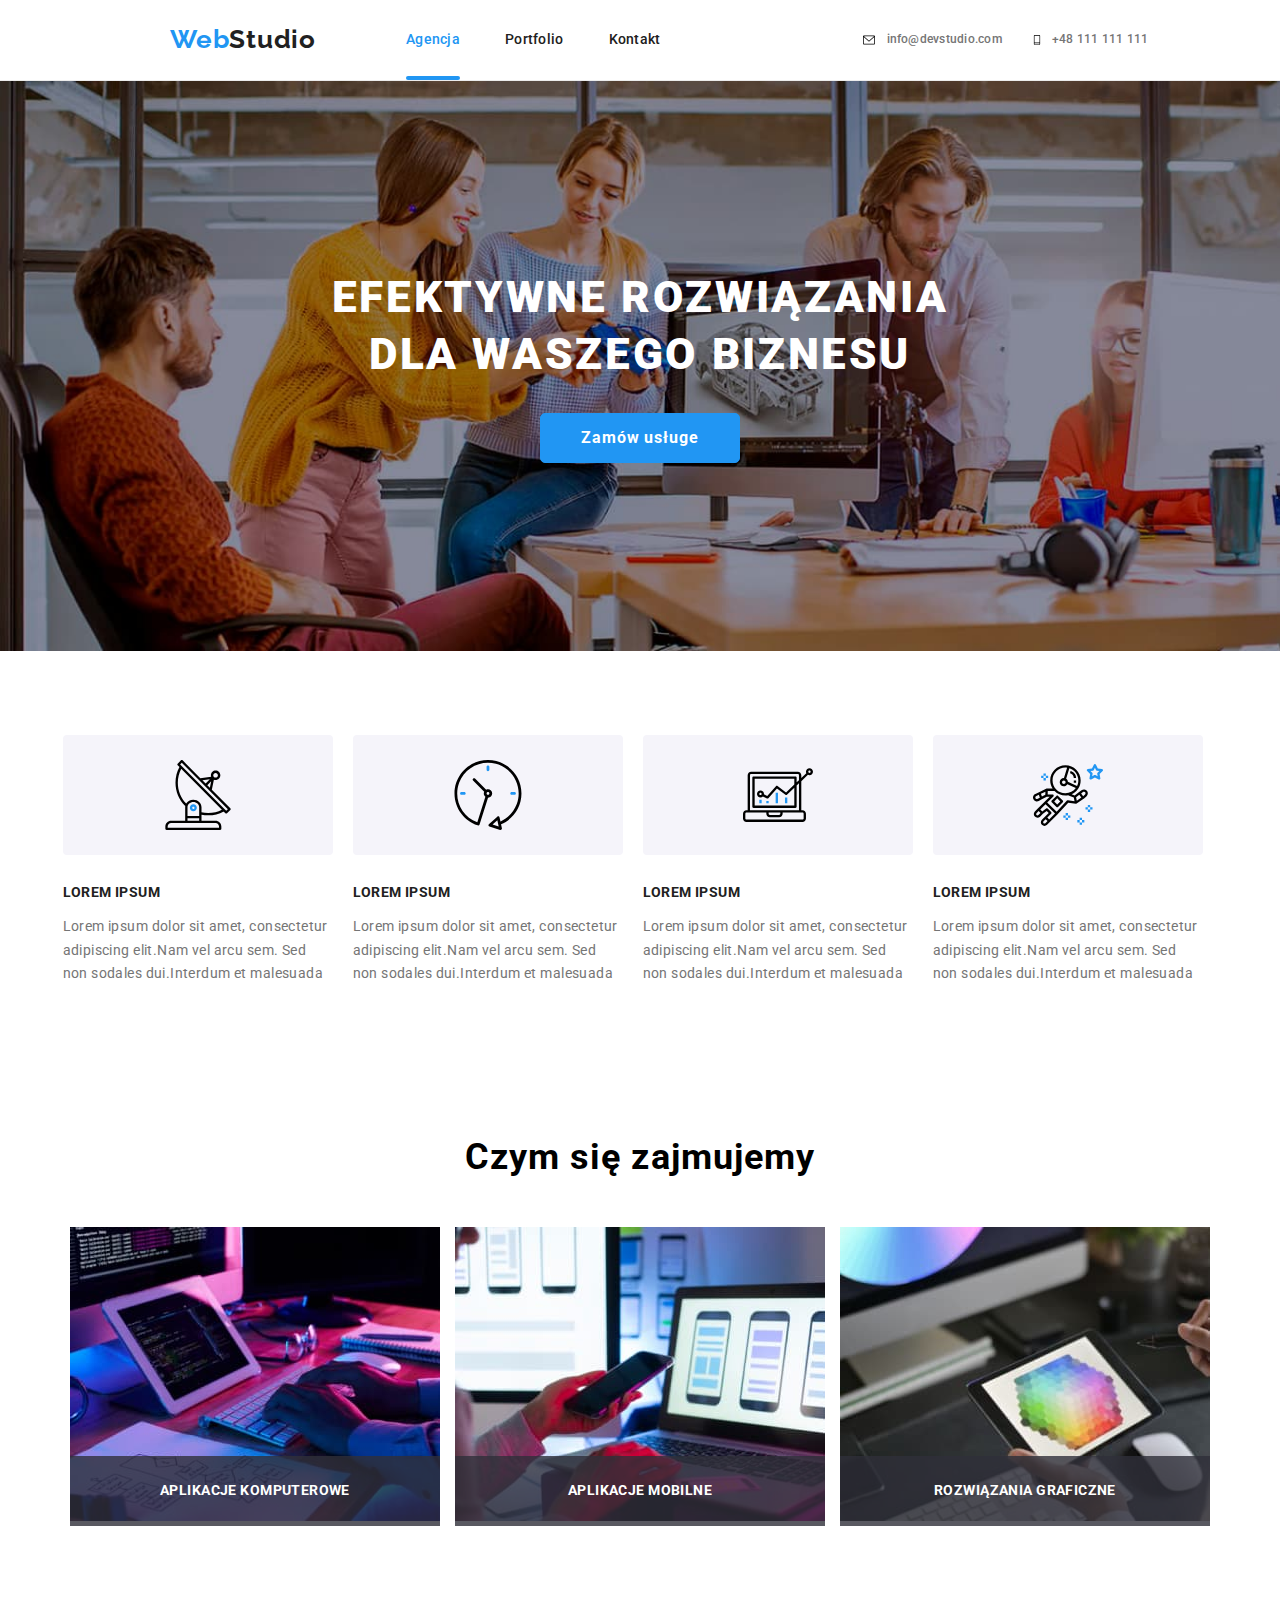
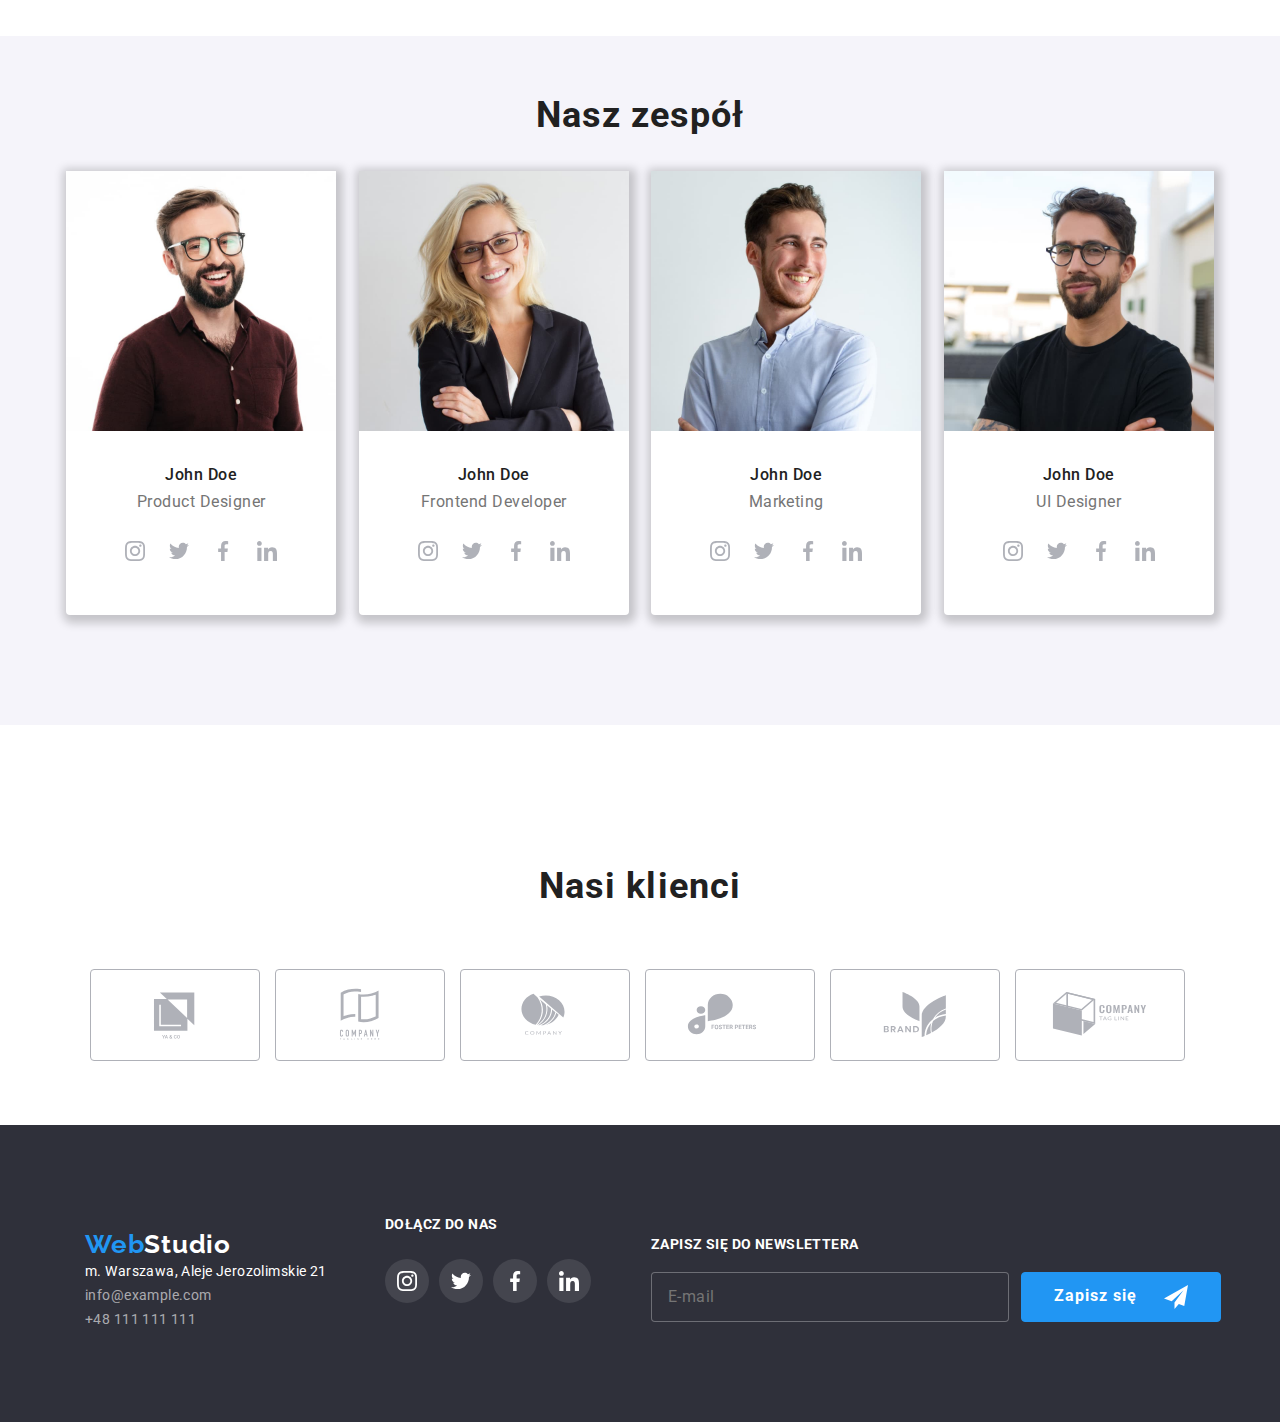
<file: Homework_8/index.html>
<!DOCTYPE html>
<html lang="pl-PL">
  <head>
    <meta charset="UTF-8" />
    <meta http-equiv="X-UA-Compatible" content="IE=edge" />
    <meta name="viewport" content="width=device-width, initial-scale=1.0"/>
    <link rel="stylesheet" href="css/main.min.css"/>
    <link rel="stylesheet" href="css/modern-normalize.css"/>
    <link href="https://fonts.googleapis.com/css2?family=Raleway:wght@700&family=Roboto:wght@400;500;700;900&display=swap" rel="stylesheet"/>
    <title>Studio</title>
  </head>
  <body>
    <header class="menu">
      <div class="container">
        <div class="nav">
          <nav>
            <ul class="nav__list">
              <li>
                  <a class="nav__list-studio" href="#"><span class="nav__list-studio nav__list-studio--span">Web</span>Studio</a>
              </li>
              <button class="nav__list-button" data-menu-open>
                <svg width="40px" height="40px">
                  <use href="images/img_vector/icons.svg#icon-menu"></use>
                </svg>
              </button>
              <div class="nav__list-backdrop is-hidden-menu" data-menu>
                <div class="okno-menu">
                  <button class="okno-menu__button-close" data-menu-close>
                    <svg width="40px" height="40px">
                      <use href="images/img_vector/icons.svg#icon-button"></use>
                    </svg>
                  </button>
                  <div class="nav__okno">
                    <div class="nav__mobile">
                      <a class="nav__mobile-agencja" href="index.html">Agencja</a>
                      <a class="nav__mobile-portfolio" href="portfolio.html">Portfolio</a>
                      <a class="nav__mobile-kontakt" href="#">Kontakt</a>
                      <a class="nav__mobile-tel" href="tel:+48111111111">+48 111 111 111</a>
                      <a class="nav__mobile-mail" href="mailto:info@devstudio.com">info@devstudio.com</a>
                    </div>
                    <div class="nav__mobile-link">
                      <a class="nav__mobile-link-inst" href="https://www.instagram.com/">Instagram</a>
                      <div class="nav__mobile-line"></div>
                      <a class="nav__mobile-link-tw" href="https://twitter.com/?lang=pl">Twitter</a>
                      <div class="nav__mobile-line"></div>
                      <a class="nav__mobile-link-fb" href="https://www.facebook.com/?_rdr">Facebook</a>
                      <div class="nav__mobile-line"></div>
                      <a class="nav__mobile-link-ld" href="https://pl.linkedin.com/">LinkedIn</a>
                    </div>
                    </div>
                </div>
              </div>
              <li>
                <a class="nav__list-agencja" href="index.html">Agencja</a>
              </li>
              <li>
                <a class="nav__list-portfolio" href="portfolio.html">Portfolio</a>
              </li>
              <li>
                <a class="nav__list-kontakt" href="#">Kontakt</a>
              </li>
            </ul>
          </nav>
          <a class="nav__link nav__link--mail" href="mailto:info@devstudio.com">
            <svg class="nav__link nav__link--icon" width="16" height="12">
              <use href="images/img_vector/icons.svg#icon-mail"></use>
            </svg>
            info@devstudio.com
          </a>
          <a class="nav__link nav__link--tel" href="tel:+48111111111">
            <svg class="nav__link nav__link--icon" width="10" height="16">
              <use href="images/img_vector/icons.svg#icon-tel"></use>
            </svg>
            +48 111 111 111
          </a>
        </div>
      </div>
    </header>
    <main>
      <section class="background-hero section">
        <div class="container">
          <div class="background-hero-text">
            <h1 class="background-hero-text__heading">
              EFEKTYWNE ROZWIĄZANIA<br/>DLA WASZEGO BIZNESU<br/>
              <button class="background-hero-text__button-open" data-modal-open>Zamów usługe</button>
            </h1>
          </div>
            <div class="background-hero-text__backdrop is-hidden" data-modal>
              <div class="okno-modal">
                <button class="okno-modal__button-close" data-modal-close>
                  <svg width="40px" height="40px">
                    <use href="images/img_vector/icons.svg#icon-button"></use>
                  </svg>
                </button>
                <p class="okno-modal__text">
                  Zostaw swoje dane w formularzu poniżej
                </p>
                <form name="form-modal" autocomplete="on" >
                  <label class="text-form">
                    Imie
                    <input class="text-form__input" type="text" name="imie" required />
                    <svg class="text-form__person" width="12" height="12">
                      <use 
                        href="images/img_vector/icons.svg#icon-osoba">
                      </use>
                    </svg>
                  </label>
                  <label class="text-form">
                    Telefon
                    <input class="text-form__input" type="phone" name="phone" required />
                    <svg class="text-form__tel" width="13" height="13">
                      <use
                        href="images/img_vector/icons.svg#icon-tel-form">
                      </use>
                    </svg>
                  </label>
                  <label class="text-form">
                    Email
                    <input class="text-form__input" type="email" name="email" required/>
                    <svg class="text-form__mail" width="15" height="12">
                      <use
                        href="images/img_vector/icons.svg#icon-mail-form">
                      </use>
                    </svg>
                  </label>
                  <label class="text-form">
                    Komentarz
                    <textarea class="text-form__coment" type="text" name="komentarz" placeholder="Wprowadź tekst"></textarea>
                  </label>
                </form>
                <form name="form-modal" autocomplete="on" >
                  <input class="text-form__accept" id="text" type="checkbox" name="akcept" required/>
                  <label for="text" class="text-form__accept-text">
                    Oświadczam iż akceptuję <span class="text-from__accept-span">Regulamin</span> i <span class="text-from__accept-span">Politykę Prywatności.</span>
                  </label>
                  <button class="text-form__button-modal" type="submit">Wyślij</button>
                </form>
              </div>
            </div>
        </div>
      </section>
      <section class="background-block section">
        <div class="container">
          <ul class="description">
            <li class="description__list">
              <div class="description__icon">
                <svg width="70" height="70">
                  <use href="images/img_vector/icons.svg#icon-antena"></use>
                </svg>
              </div>
              <p class="description__list-paragraph">LOREM IPSUM</p>
                <h2 class="description__list-text">
                  Lorem ipsum dolor sit amet, consectetur
                  adipiscing elit.Nam vel arcu sem. Sed
                  non sodales dui.Interdum et malesuada
                </h2>
            </li>
            <li class="description__list">
              <div class="description__icon">
                <svg width="70" height="70">
                  <use href="images/img_vector/icons.svg#icon-clock"></use>
                </svg>
              </div>
              <p class="description__list-paragraph">LOREM IPSUM</p>
                <h2 class="description__list-text">
                  Lorem ipsum dolor sit amet, consectetur
                  adipiscing elit.Nam vel arcu sem. Sed
                  non sodales dui.Interdum et malesuada
                </h2>
            </li>
            <li class="description__list">
              <div class="description__icon">
                <svg width="70" height="70">
                  <use href="images/img_vector/icons.svg#icon-diagram"></use>
                </svg>
              </div>
              <p class="description__list-paragraph">LOREM IPSUM</p>
                <h2 class="description__list-text">
                  Lorem ipsum dolor sit amet, consectetur
                  adipiscing elit.Nam vel arcu sem. Sed
                  non sodales dui.Interdum et malesuada
                </h2>
            </li>
            <li class="description__list">
              <div class="description__icon">
                <svg width="70" height="70">
                  <use href="images/img_vector/icons.svg#icon-astronaut"></use>
                </svg>
              </div>
              <p class="description__list-paragraph">LOREM IPSUM</p>
                <h2 class="description__list-text">
                  Lorem ipsum dolor sit amet, consectetur
                  adipiscing elit.Nam vel arcu sem. Sed
                  non sodales dui.Interdum et malesuada
                </h2>
            </li>
          </ul>
        </div>
      </section>
      <section class="background-img section">
        <div class="container">
          <h2 class="img-heading">Czym się zajmujemy</h2>
          <ul class="img">
            <li>
              <img class="img__size" src="images/img/img-komputer.jpg" alt="komputer z notatkami"
              srcset="images/img/img-komputer@2x.jpg 2x,
              images/img/img-komputer@3x.jpg 3x"/>
              <div class="img__opis">Aplikacje komputerowe</div>
            </li>
            <li>
              <img class="img__size" src="images/img/img-smartfon.jpg" alt="smartfon i w tle komputer"
              srcset="images/img/img-smartfon@2x.jpg 2x,
              images/img/img-smartfon@3x.jpg 3x"/>
              <div class="img__opis">Aplikacje mobilne</div>
            </li>
            <li>
              <img class="img__size" src="images/img/img-tablet.jpg" alt="tablet"
              srcset="images/img/img-tablet@2x.jpg 2x,
              images/img/img-tablet@3x.jpg 3x"/>
              <div class="img__opis">Rozwiązania graficzne</div>
            </li>
          </ul>
        </div>
      </section>
      <section class="background-person section">
        <div class="container">
          <h3 class="person-heading">Nasz zespół</h3>
          <ul class="person">
              <li class="person-img">
                <img class="person-img__size" src="images/img/img-pracownik-1.jpg" alt="pracownik 1" 
                srcset="images/img/img-pracownik-1@2x.jpg 2x,
                images/img/img-pracownik-1@3x.jpg 3x"/><br/>
                <div class="person-img__text">
                  John Doe
                  <p class="person-img__text-paragraph">Product Designer</p>
                  <div class="person-img__icon">
                    <a class="person-img__icon-link" href="https://www.instagram.com/">
                      <svg width="20" height="20">
                        <use
                          href="images/img_vector/icons.svg#icon-instagram">
                        </use>
                      </svg>
                    </a>
                    <a class="person-img__icon-link" href="https://twitter.com/?lang=pl">
                      <svg width="20" height="20">
                        <use
                          href="images/img_vector/icons.svg#icon-twitter">
                        </use>
                      </svg>
                    </a>
                    <a class="person-img__icon-link" href="https://www.facebook.com/">
                      <svg width="20" height="20">
                        <use
                          href="images/img_vector/icons.svg#icon-facebook">
                        </use>
                      </svg>
                    </a>
                    <a class="person-img__icon-link" href="https://pl.linkedin.com/">
                      <svg width="20" height="20">
                        <use
                          href="images/img_vector/icons.svg#icon-linkedin">
                        </use>
                      </svg>
                    </a>
                  </div>
                </div>
              </li>
              <li class="person-img">
                <img class="person-img__size" src="images/img/img-pracownik-2.jpg" alt="pracownik 2"
                srcset="images/img/img-pracownik-2@2x.jpg 2x,
                images/img/img-pracownik-2@3x.jpg 3x"/><br/>
                <div class="person-img__text">
                  John Doe
                  <p class="person-img__text-paragraph">Frontend Developer</p>
                  <div class="person-img__icon">
                    <a class="person-img__icon-link" href="https://www.instagram.com/">
                      <svg width="20" height="20">
                        <use
                          href="images/img_vector/icons.svg#icon-instagram">
                        </use>
                      </svg>
                    </a>
                    <a class="person-img__icon-link" href="https://twitter.com/?lang=pl">
                      <svg width="20" height="20">
                        <use
                          href="images/img_vector/icons.svg#icon-twitter">
                        </use>
                      </svg>
                    </a>
                    <a class="person-img__icon-link" href="https://www.facebook.com/">
                      <svg width="20" height="20">
                        <use
                          href="images/img_vector/icons.svg#icon-facebook">
                        </use>
                      </svg>
                    </a>
                    <a class="person-img__icon-link" href="https://pl.linkedin.com/">
                      <svg width="20" height="20">
                        <use
                          href="images/img_vector/icons.svg#icon-linkedin">
                        </use>
                      </svg>
                    </a>
                  </div>
                </div>
              </li>
              <li class="person-img">
                <img class="person-img__size" src="images/img/img-pracownik-3.jpg" alt="pracownik 3" 
                srcset="images/img/img-pracownik-3@2x.jpg 2x,
                images/img/img-pracownik-3@3x.jpg 3x"/><br/>
                <div class="person-img__text">
                  John Doe
                  <p class="person-img__text-paragraph">Marketing</p>
                  <div class="person-img__icon">
                    <a class="person-img__icon-link" href="https://www.instagram.com/">
                      <svg width="20" height="20">
                        <use
                          href="images/img_vector/icons.svg#icon-instagram">
                        </use>
                      </svg>
                    </a>
                    <a class="person-img__icon-link" href="https://twitter.com/?lang=pl">
                      <svg width="20" height="20">
                        <use
                          href="images/img_vector/icons.svg#icon-twitter">
                        </use>
                      </svg>
                    </a>
                    <a class="person-img__icon-link" href="https://www.facebook.com/">
                      <svg width="20" height="20">
                        <use
                          href="images/img_vector/icons.svg#icon-facebook">
                        </use>
                      </svg>
                    </a>
                    <a class="person-img__icon-link" href="https://pl.linkedin.com/">
                      <svg width="20" height="20">
                        <use
                          href="images/img_vector/icons.svg#icon-linkedin">
                        </use>
                      </svg>
                    </a>
                  </div>
                </div>
              </li>
              <li class="person-img">
                <img class="person-img__size" src="images/img/img-pracownik-4.jpg" alt="pracownik 4"
                srcset="images/img/img-pracownik-4@2x.jpg 2x,
                images/img/img-pracownik-4@3x.jpg 3x"/><br/>
                <div class="person-img__text">
                  John Doe
                  <p class="person-img__text-paragraph">UI Designer</p>
                  <div class="person-img__icon">
                    <a class="person-img__icon-link" href="https://www.instagram.com/">
                      <svg width="20" height="20">
                        <use
                          href="images/img_vector/icons.svg#icon-instagram">
                        </use>
                      </svg>
                    </a>
                    <a class="person-img__icon-link" href="https://twitter.com/?lang=pl">
                      <svg width="20" height="20">
                        <use
                          href="images/img_vector/icons.svg#icon-twitter">
                        </use>
                      </svg>
                    </a>
                    <a class="person-img__icon-link" href="https://www.facebook.com/">
                      <svg width="20" height="20">
                        <use
                          href="images/img_vector/icons.svg#icon-facebook">
                        </use>
                      </svg>
                    </a>
                    <a class="person-img__icon-link" href="https://pl.linkedin.com/">
                      <svg width="20" height="20">
                        <use
                          href="images/img_vector/icons.svg#icon-linkedin">
                        </use>
                      </svg>
                    </a>
                  </div>
                </div>
              </li>
          </ul>
        </div>
      </section>
      <section class="background-client section">
        <div class="container">
          <h4 class="client-heading">Nasi klienci</h4>
          <div class="client">
            <div class="client__logo">
              <svg width="106" height="60">
                <use href="images/img_vector/icons.svg#icon-logo"></use>
              </svg>
            </div>
            <div class="client__logo">
              <svg width="106" height="60">
                <use href="images/img_vector/icons.svg#icon-logo-2"></use>
              </svg>
            </div>
            <div class="client__logo">
              <svg width="106" height="60">
                <use href="images/img_vector/icons.svg#icon-logo-3"></use>
              </svg>
            </div>
            <div class="client__logo">
              <svg width="106" height="60">
                <use href="images/img_vector/icons.svg#icon-logo-4"></use>
              </svg>
            </div>
            <div class="client__logo">
              <svg width="106" height="60">
                <use href="images/img_vector/icons.svg#icon-logo-5"></use>
              </svg>
            </div>
            <div class="client__logo">
              <svg width="106" height="60">
                <use href="images/img_vector/icons.svg#icon-logo-6"></use>
              </svg>
            </div>
          </div>
        </div>
      </section>
    </main>
    <footer class="background-footer">
      <div class="container">
        <div class="footer-block section">
          <div class="footer">
              <a class="footer__studio" href="#"><span class="footer__studio footer__studio--span">Web</span>Studio</a>
            <address class="footer__adres">m. Warszawa, Aleje Jerozolimskie 21</address>
            <div class="footer-item">
              <a class="footer-item__link" href="mailto:info@example.com">info@example.com</a><br/>
              <a class="footer-item__link" href="tel:+48111111111">+48 111 111 111</a>
            </div>
            <h5 class="footer-heading">Dołącz do nas</h5>
            <div class="footer-icon">
              <a class="footer-icon__link" href="https://www.instagram.com/">
                <svg width="20" height="20">
                  <use href="images/img_vector/icons.svg#icon-instagram"></use>
                </svg>
              </a>
              <a class="footer-icon__link" href="https://twitter.com/?lang=pl">
                <svg width="20" height="20">
                  <use href="images/img_vector/icons.svg#icon-twitter"></use>
                </svg>
              </a>
              <a class="footer-icon__link" href="https://www.facebook.com/">
                <svg width="20" height="20">
                  <use href="images/img_vector/icons.svg#icon-facebook"></use>
                </svg>
              </a>
              <a class="footer-icon__link" href="https://pl.linkedin.com/">
                <svg width="20" height="20">
                  <use href="images/img_vector/icons.svg#icon-linkedin"></use>
                </svg>
              </a>
            </div>
          </div>
          <form name="form" autocomplete="on">
            <p class="footer-label">Zapisz się do newslettera</p>
            <label>
              <input class="footer-label__input" type="email" name="email" placeholder="E-mail" required/>
            </label>
            <button class="footer-label__button" type="submit">
              Zapisz się
              <svg class="footer-label__button-icon" width="24" height="24">
                <use href="images/img_vector/icons.svg#icon-send"></use>
              </svg>
            </button>
          </form>
        </div>
      </div>
    </footer>
    <script src="javascript/modal.js"></script>
    <script src="javascript/mobile-menu.js"></script>
  </body>
</html>
</file>
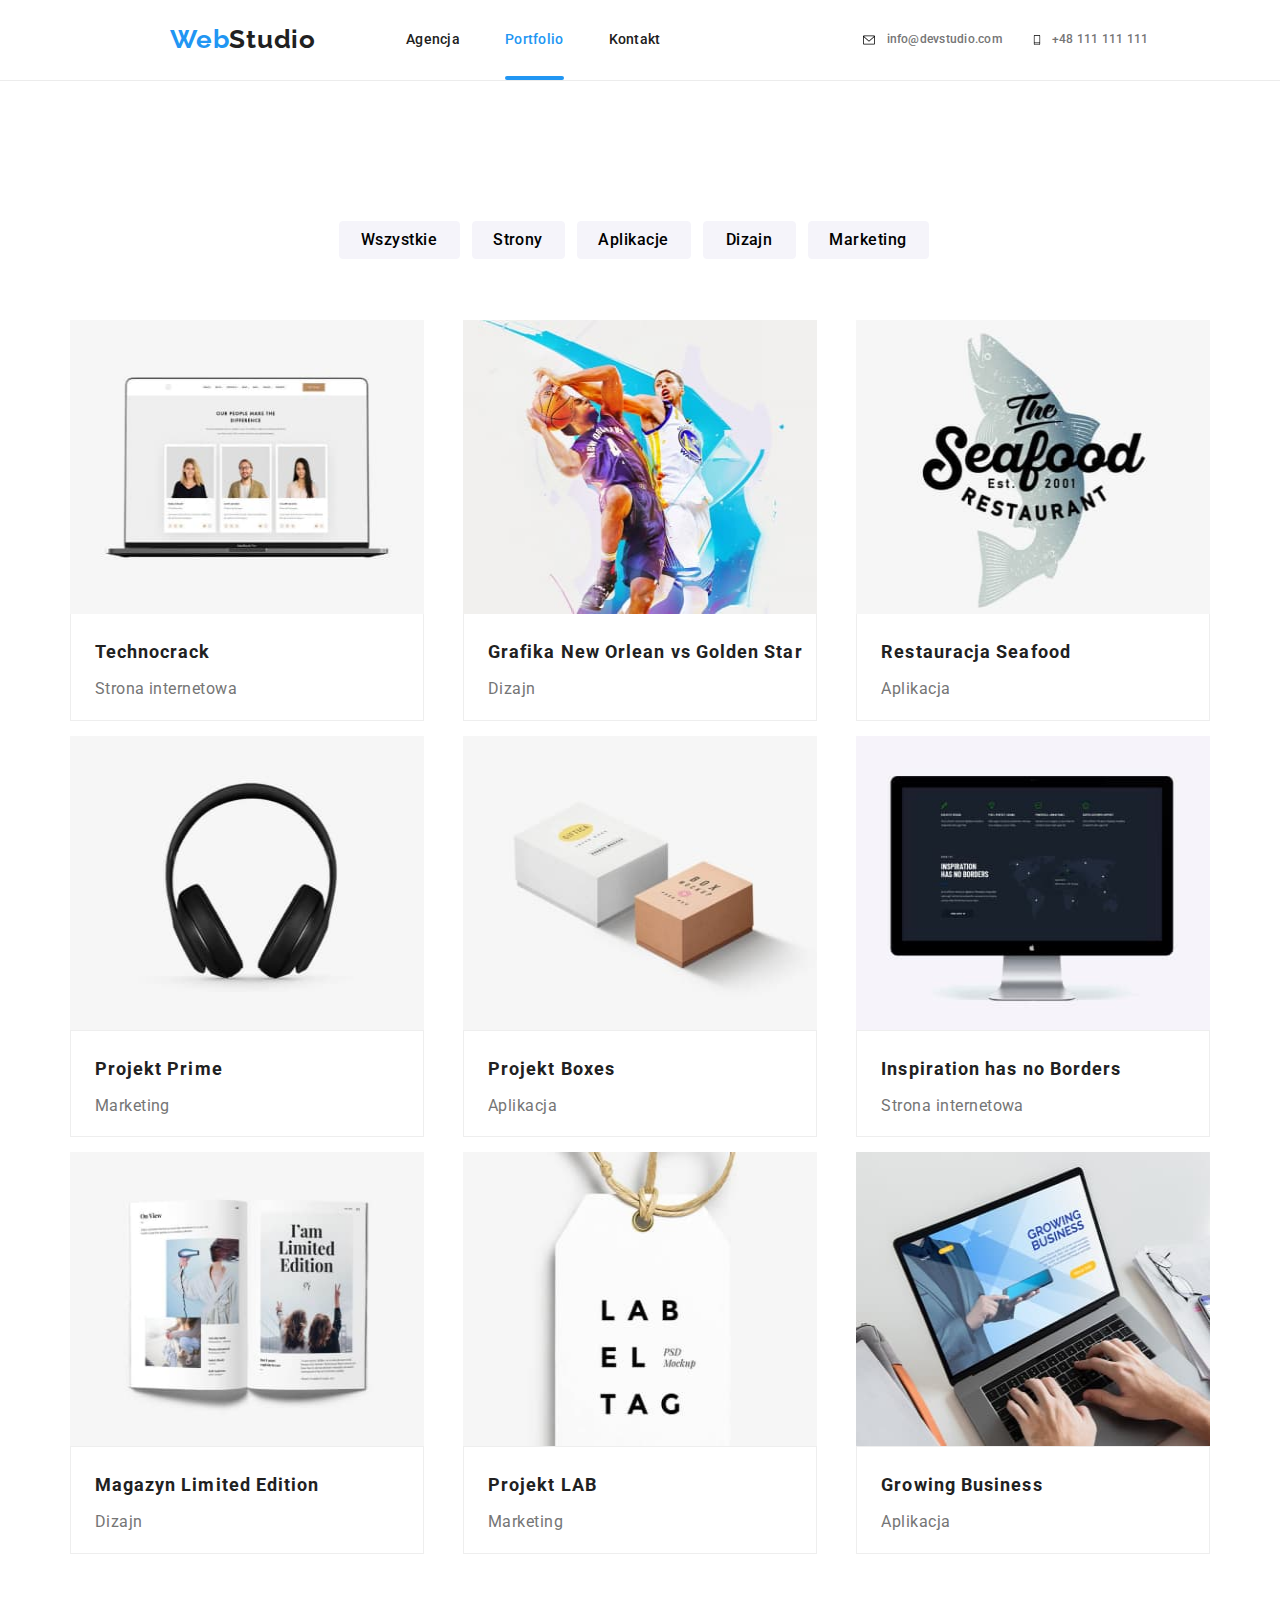
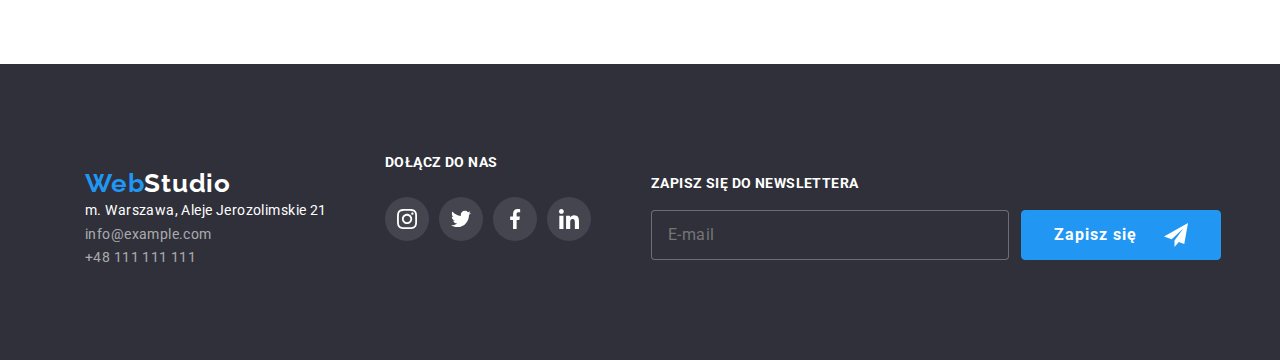
<file: Homework_8/portfolio.html>
<!DOCTYPE html>
<html lang="pl-PL">
  <head>
    <meta charset="UTF-8" />
    <meta http-equiv="X-UA-Compatible" content="IE=edge" />
    <meta name="viewport" content="width=device-width, initial-scale=1.0" />
    <link rel="stylesheet" href="css/main.min.css"/>
    <link rel="stylesheet" href="css/modern-normalize.css" />
    <link href="https://fonts.googleapis.com/css2?family=Raleway:wght@700&family=Roboto:wght@400;500;700;900&display=swap" rel="stylesheet"/>
    <title>Portfolio</title>
  </head>
  <body>
    <header class="menu">
      <div class="container">
        <div class="nav">
          <nav>
            <ul class="nav__list">
              <li>
                  <a class="nav__list-studio" href="#"><span class="nav__list-studio nav__list-studio--span">Web</span>Studio</a>
              </li>
              <button class="nav__list-button" data-menu-open>
                <svg width="40px" height="40px">
                  <use href="images/img_vector/icons.svg#icon-menu"></use>
                </svg>
              </button>
              <div class="nav__list-backdrop is-hidden-menu" data-menu>
                <div class="okno-menu">
                  <button class="okno-menu__button-close" data-menu-close>
                    <svg width="40px" height="40px">
                      <use href="images/img_vector/icons.svg#icon-button"></use>
                    </svg>
                  </button>
                  <div class="nav__okno">
                    <div class="nav__mobile">
                      <a class="nav__mobile-agencja" href="index.html">Agencja</a>
                      <a class="nav__mobile-portfolio" href="portfolio.html">Portfolio</a>
                      <a class="nav__mobile-kontakt" href="#">Kontakt</a>
                      <a class="nav__mobile-tel" href="tel:+48111111111">+48 111 111 111</a>
                      <a class="nav__mobile-mail" href="mailto:info@devstudio.com">info@devstudio.com</a>
                    </div>
                    <div class="nav__mobile-link">
                      <a class="nav__mobile-link-inst" href="https://www.instagram.com/">Instagram</a>
                      <div class="nav__mobile-line"></div>
                      <a class="nav__mobile-link-tw" href="https://twitter.com/?lang=pl">Twitter</a>
                      <div class="nav__mobile-line"></div>
                      <a class="nav__mobile-link-fb" href="https://www.facebook.com/?_rdr">Facebook</a>
                      <div class="nav__mobile-line"></div>
                      <a class="nav__mobile-link-ld" href="https://pl.linkedin.com/">LinkedIn</a>
                    </div>
                    </div>
                </div>
              </div>
              <li>
                <a class="nav__list-sub-agencja" href="index.html">Agencja</a>
              </li>
              <li>
                <a class="nav__list-sub-portfolio" href="portfolio.html">Portfolio</a>
              </li>
              <li>
                <a class="nav__list-kontakt" href="#">Kontakt</a>
              </li>
            </ul>
          </nav>
          <a class="nav__link nav__link--mail" href="mailto:info@devstudio.com">
            <svg class="nav__link nav__link--icon" width="16" height="12">
              <use href="images/img_vector/icons.svg#icon-mail"></use>
            </svg>
            info@devstudio.com
          </a>
          <a class="nav__link nav__link--tel" href="tel:+48111111111">
            <svg class="nav__link nav__link--icon" width="10" height="16">
              <use href="images/img_vector/icons.svg#icon-tel"></use>
            </svg>
            +48 111 111 111
          </a>
        </div>
      </div>
    </header>
    <main>
      <section class="background-img-portfolio section">
        <div class="container">
          <div class="background-block">
            <ul class="background-block__button">
              <li class="background-block__button-list">
                <button class="background-block__button-text background-block__button-text--all" type="button">Wszystkie</button>
              </li>
              <li class="background-block__button-list">
                <button class="background-block__button-text background-block__button-text--page" type="button">Strony</button>
              </li>
              <li class="background-block__button-list">
                <button class="background-block__button-text background-block__button-text--apps" type="button">Aplikacje</button>
              </li>
              <li class="background-block__button-list ">
                <button class="background-block__button-text background-block__button-text--dizajn" type="button">Dizajn</button>
              </li>
              <li class="background-block__button-list">
                <button class="background-block__button-text background-block__button-text--marketing" type="button">Marketing</button>
              </li>
            </ul>
          </div>
          <ul class="card">
            <li class="card__list">
              <div class="card__img-text">
                Technocrack jest popularną<br/>
                platformą wykorzystywaną do<br/>
                rozpowszechniania koronawirusa.<br/>
                Firmy wykorzystują tę platformę do<br/>
                celów szpiegowskich i ataków na<br/>
                niezabezpieczone serwery<br/>
                konkurencji
              </div>
              <img class="card__img" src="images/img_2/img-laptop.jpg" alt="laptop"
              srcset="images/img_2/img-laptop@2x.jpg 2x"/>
              <img class="card__img-mobile" src="images/img_2/img-laptop-mobile.jpg" alt="laptop"
              srcset="images/img_2/img-laptop-mobile@2x.jpg 2x"/>
              <div class="card-box">
                <span class="card-box__opis">Technocrack</span>
                <p class="card-box__opis card-box__opis--paragraph">Strona internetowa</p>
              </div>
            </li>
            <li class="card__list">
              <div class="card__img-text">
                Technocrack jest popularną<br/>
                platformą wykorzystywaną do<br/>
                rozpowszechniania koronawirusa.<br/>
                Firmy wykorzystują tę platformę do<br/>
                celów szpiegowskich i ataków na<br/>
                niezabezpieczone serwery<br/>
                konkurencji
              </div>
              <img class="card__img" src="images/img_2/img-koszykowka.jpg" alt="panowie grajacy w koszykowke"
              srcset="images/img_2/img-koszykowka@2x.jpg 2x"/>
              <img class="card__img-mobile" src="images/img_2/img-koszykowka-mobile.jpg" alt="panowie grajacy w koszykowke"
              srcset="images/img_2/img-koszykowka-mobile@2x.jpg 2x"/>
              <div class="card-box">
                <span class="card-box__opis">Grafika New Orlean vs Golden Star</span>
                <p class="card-box__opis card-box__opis--paragraph">Dizajn</p>
              </div>
            </li>
            <li class="card__list">
              <div class="card__img-text">
                Technocrack jest popularną<br />
                platformą wykorzystywaną do<br />
                rozpowszechniania koronawirusa.<br />
                Firmy wykorzystują tę platformę do<br />
                celów szpiegowskich i ataków na<br />
                niezabezpieczone serwery<br />
                konkurencji
              </div>
              <img class="card__img" src="images/img_2/img-delfin.jpg" alt="delfin z napisem"
              srcset="images/img_2/img-delfin@2x.jpg 2x"/>
              <img class="card__img-mobile" src="images/img_2/img-delfin-mobile.jpg" alt="delfin z napisem"
              srcset="images/img_2/img-delfin-mobile@2x.jpg 2x"/>
              <div class="card-box">
                <span class="card-box__opis">Restauracja Seafood</span>
                <p class="card-box__opis card-box__opis--paragraph">Aplikacja</p>
              </div>
            </li>
            <li class="card__list">
              <div class="card__img-text">
                Technocrack jest popularną<br />
                platformą wykorzystywaną do<br />
                rozpowszechniania koronawirusa.<br />
                Firmy wykorzystują tę platformę do<br />
                celów szpiegowskich i ataków na<br />
                niezabezpieczone serwery<br />
                konkurencji
              </div>
              <img class="card__img" src="images/img_2/img-sluchawki.jpg" alt="sluchawki"
              srcset="images/img_2/img-sluchawki@2x.jpg 2x"/>
              <img class="card__img-mobile" src="images/img_2/img-sluchawki-mobile.jpg" alt="sluchawki"
              srcset="images/img_2/img-sluchawki-mobile@2x.jpg 2x"/>
              <div class="card-box">
                <span class="card-box__opis">Projekt Prime</span>
                <p class="card-box__opis card-box__opis--paragraph">Marketing</p>
              </div>
            </li>
            <li class="card__list">
              <div class="card__img-text">
                Technocrack jest popularną<br />
                platformą wykorzystywaną do<br />
                rozpowszechniania koronawirusa.<br />
                Firmy wykorzystują tę platformę do<br />
                celów szpiegowskich i ataków na<br />
                niezabezpieczone serwery<br />
                konkurencji
              </div>
              <img class="card__img" src="images/img_2/img-box.jpg" alt="dwa boxy"
              srcset="images/img_2/img-box@2x.jpg 2x"/>
              <img class="card__img-mobile" src="images/img_2/img-box-mobile.jpg" alt="dwa boxy"
              srcset="images/img_2/img-box-mobile@2x.jpg 2x"/>
              <div class="card-box">
                <span class="card-box__opis">Projekt Boxes</span>
                <p class="card-box__opis card-box__opis--paragraph">Aplikacja</p>
              </div>
            </li>
            <li class="card__list">
              <div class="card__img-text">
                Technocrack jest popularną<br />
                platformą wykorzystywaną do<br />
                rozpowszechniania koronawirusa.<br />
                Firmy wykorzystują tę platformę do<br />
                celów szpiegowskich i ataków na<br />
                niezabezpieczone serwery<br />
                konkurencji
              </div>
              <img class="card__img" src="images/img_2/img-monitor.jpg" alt="monitor"
              srcset="images/img_2/img-monitor@2x.jpg 2x"/>
              <img class="card__img-mobile" src="images/img_2/img-monitor-mobile.jpg" alt="monitor"
              srcset="images/img_2/img-monitor-mobile@2x.jpg 2x"/>
              <div class="card-box">
                <span class="card-box__opis">Inspiration has no Borders</span>
                <p class="card-box__opis card-box__opis--paragraph">Strona internetowa</p>
              </div>
            </li>
            <li class="card__list">
              <div class="card__img-text">
                Technocrack jest popularną<br />
                platformą wykorzystywaną do<br />
                rozpowszechniania koronawirusa.<br />
                Firmy wykorzystują tę platformę do<br />
                celów szpiegowskich i ataków na<br />
                niezabezpieczone serwery<br />
                konkurencji
              </div>
              <img class="card__img" src="images/img_2/img-ksiazka.jpg" alt="otwarta ksiazka"
              srcset="images/img_2/img-ksiazka@2x.jpg 2x"/>
              <img class="card__img-mobile" src="images/img_2/img-ksiazka-mobile.jpg" alt="otwarta ksiazka"
              srcset="images/img_2/img-ksiazka-mobile@2x.jpg 2x"/>
              <div class="card-box">
                <span class="card-box__opis">Magazyn Limited Edition</span>
                <p class="card-box__opis card-box__opis--paragraph">Dizajn</p>
              </div>
            </li>
            <li class="card__list">
              <div class="card__img-text">
                Technocrack jest popularną<br />
                platformą wykorzystywaną do<br />
                rozpowszechniania koronawirusa.<br />
                Firmy wykorzystują tę platformę do<br />
                celów szpiegowskich i ataków na<br />
                niezabezpieczone serwery<br />
                konkurencji
              </div>
              <img class="card__img" src="images/img_2/img-napis.jpg" alt="wisiorek z napisem"
              srcset="images/img_2/img-napis@2x.jpg 2x"/>
              <img class="card__img-mobile" src="images/img_2/img-napis-mobile.jpg" alt="wisiorek z napisem"
              srcset="images/img_2/img-napis-mobile@2x.jpg 2x"/>
              <div class="card-box">
                <span class="card-box__opis">Projekt LAB</span>
                <p class="card-box__opis card-box__opis--paragraph">Marketing</p>
              </div>
            </li>
            <li class="card__list">
              <div class="card__img-text">
                Technocrack jest popularną<br />
                platformą wykorzystywaną do<br />
                rozpowszechniania koronawirusa.<br />
                Firmy wykorzystują tę platformę do<br />
                celów szpiegowskich i ataków na<br />
                niezabezpieczone serwery<br />
                konkurencji
              </div>
              <img class="card__img" src="images/img_2/img-laptop_2.jpg" alt="laptop z rękami na klawiaturze"
              srcset="images/img_2/img-laptop_2@2x.jpg 2x"/>
              <img class="card__img-mobile" src="images/img_2/img-laptop_2-mobile.jpg" alt="laptop z rękami na klawiaturze"
              srcset="images/img_2/img-laptop_2-mobile@2x.jpg 2x"/>
              <div class="card-box">
                <span class="card-box__opis">Growing Business</span>
                <p class="card-box__opis card-box__opis--paragraph">Aplikacja</p>
              </div>
            </li>
          </ul>
        </div>
      </section>
    </main>
    <footer class="background-footer">
      <div class="container">
        <div class="footer-block section">
          <div class="footer">
              <a class="footer__studio" href="#"><span class="footer__studio footer__studio--span">Web</span>Studio</a>
            <address class="footer__adres">m. Warszawa, Aleje Jerozolimskie 21</address>
            <div class="footer-item">
              <a class="footer-item__link footer-item__link--mail" href="mailto:info@example.com">info@example.com</a> <br/>
              <a class="footer-item__link" href="tel:+48111111111">+48 111 111 111</a>
            </div>
            <h5 class="footer-heading">Dołącz do nas</h5>
            <div class="footer-icon">
              <a class="footer-icon__link" href="https://www.instagram.com/">
                <svg width="20" height="20">
                  <use href="images/img_vector/icons.svg#icon-instagram"></use>
                </svg>
              </a>
              <a class="footer-icon__link" href="https://twitter.com/?lang=pl">
                <svg width="20" height="20">
                  <use href="images/img_vector/icons.svg#icon-twitter"></use>
                </svg>
              </a>
              <a class="footer-icon__link" href="https://www.facebook.com/">
                <svg width="20" height="20">
                  <use href="images/img_vector/icons.svg#icon-facebook"></use>
                </svg>
              </a>
              <a class="footer-icon__link" href="https://pl.linkedin.com/">
                <svg width="20" height="20">
                  <use href="images/img_vector/icons.svg#icon-linkedin"></use>
                </svg>
              </a>
            </div>
          </div>
          <form name="form" autocomplete="on">
            <p class="footer-label">Zapisz się do newslettera</p>
            <label>
              <input class="footer-label__input" type="email" name="email" placeholder="E-mail" required/>
            </label>
            <button class="footer-label__button" type="submit">
              Zapisz się
              <svg class="footer-label__button-icon" width="24" height="24">
                <use href="images/img_vector/icons.svg#icon-send"></use>
              </svg>
            </button>
          </form>
        </div>
      </div>
    </footer>
    <script src="javascript/mobile-menu.js"></script>
  </body>
</html>
</file>
<file: Homework_8/css/main.min.css>
.nav__list-studio{font-family:"Raleway";font-style:normal;font-weight:bold;font-size:26px;line-height:1.2;letter-spacing:.03em;text-decoration:none;color:#212121}.nav__list-studio .nav__list-studio--span{color:#2196f3}.nav__list-agencja{font-family:"roboto";font-style:normal;font-weight:500;font-size:14px;line-height:1.1;letter-spacing:.02em;text-decoration:none;color:#2196f3;margin-left:90px;position:relative}.nav__list-agencja::after{content:"";position:absolute;top:44px;left:0;width:100%;height:4px;background-color:#2196f3;border-radius:2px}.nav__list-sub-portfolio{font-family:"roboto";font-style:normal;font-weight:500;font-size:14px;line-height:1.1;letter-spacing:.02em;text-decoration:none;color:#2196f3;margin-left:45px;position:relative}.nav__list-sub-portfolio::after{content:"";position:absolute;top:44px;left:0;width:100%;height:4px;background-color:#2196f3;border-radius:2px}.nav__list-sub-agencja{font-family:"roboto";font-style:normal;font-weight:500;font-size:14px;line-height:1.1;letter-spacing:.02em;text-decoration:none;color:#212121;margin-left:90px;position:relative}.nav__list-sub-agencja:hover::after{content:"";position:absolute;top:44px;left:0;width:100%;height:4px;background-color:#2196f3;border-radius:2px}.nav__list-sub-agencja:hover,.nav__list-sub-agencja:focus{color:#2196f3}.nav__list-portfolio{font-family:"roboto";font-style:normal;font-weight:500;font-size:14px;line-height:1.1;letter-spacing:.02em;text-decoration:none;color:#212121;margin-left:45px;position:relative}.nav__list-portfolio:hover::after,.nav__list-portfolio:focus::after{content:"";position:absolute;top:44px;left:0;width:100%;height:4px;background-color:#2196f3;border-radius:2px}.nav__list-portfolio:hover,.nav__list-portfolio:focus{color:#2196f3}.nav__list-kontakt{font-family:"roboto";font-style:normal;font-weight:500;font-size:14px;line-height:1.1;letter-spacing:.02em;text-decoration:none;color:#212121;margin-left:45px;margin-right:170px}.nav__list-kontakt:hover,.nav__list-kontakt:focus{color:#2196f3}.nav__link{font-family:"roboto";font-style:normal;font-weight:500;font-size:14px;line-height:1.1;letter-spacing:.02em;display:flex;flex-direction:row;align-items:center;text-decoration:none}.nav__link:hover,.nav__link:focus{color:#2196f3;fill:#2196f3}.nav__link,.nav__link--icon{color:#757575;margin-right:10px}.nav__link .nav__link,.nav__link--icon .nav__link{margin-left:30px}@media screen and (min-width: 320px)and (max-width: 767px){.nav__list-studio{font-size:24px;line-height:1.1;margin-left:-25px}.nav__list-button{background-color:transparent;border:1px solid transparent;margin-left:260px}.nav__list-button:focus,.nav__list-button:hover{cursor:pointer;fill:#2196f3}.nav__list-agencja,.nav__list-sub-agencja,.nav__list-portfolio,.nav__list-sub-portfolio,.nav__list-kontakt,.nav__link{display:none}.nav__mobile{font-family:"roboto";font-style:normal;font-weight:500;font-size:40px;line-height:1.1;letter-spacing:.02em;list-style:none;display:flex;flex-direction:column;margin-right:180px}.nav__mobile .nav__mobile-agencja{color:#212121;text-decoration:none}.nav__mobile .nav__mobile-agencja:hover{color:#2196f3}.nav__mobile .nav__mobile-portfolio{color:#212121;text-decoration:none;margin-top:36px}.nav__mobile .nav__mobile-portfolio:hover{color:#2196f3}.nav__mobile .nav__mobile-kontakt{color:#212121;text-decoration:none;margin-top:32px}.nav__mobile .nav__mobile-kontakt:hover{color:#2196f3}.nav__mobile .nav__mobile-tel{font-size:34px;color:#212121;text-decoration:none;margin-top:170px}.nav__mobile .nav__mobile-tel:hover{color:#2196f3}.nav__mobile .nav__mobile-mail{font-size:24px;color:#757575;text-decoration:none;margin-top:32px}.nav__mobile .nav__mobile-mail:hover{color:#2196f3}.nav__mobile-link{font-family:"roboto";font-style:normal;font-weight:500;font-size:18px;line-height:1.2;letter-spacing:.02em;list-style:none;display:flex;flex-direction:row;margin-top:44px}.nav__mobile-link .nav__mobile-link-inst,.nav__mobile-link .nav__mobile-link-tw,.nav__mobile-link .nav__mobile-link-fb,.nav__mobile-link .nav__mobile-link-ld{color:#2196f3;text-decoration:none}.nav__mobile-link .nav__mobile-line{width:0px;height:22px;border:1px solid #21212133;margin:0 10px}}@media screen and (min-width: 320px)and (max-width: 767px)and (min-width: 320px)and (max-width: 479px){.nav__list-button{background-color:transparent;border:1px solid transparent;margin-left:100px}.nav__mobile{font-size:40px;line-height:1.1;margin-right:30px;margin-left:20px}.nav__mobile-link{font-size:12px;line-height:1.2;margin-left:20px}}@media screen and (min-width: 768px){.nav__list-agencja,.nav__list-sub-agencja,.nav__list-portfolio,.nav__list-sub-portfolio,.nav__list-kontakt,.nav__link{display:flex}.nav__list-studio{font-size:24px;line-height:1.1;margin-left:-25px}.nav__link{font-size:12px;line-height:1.1;display:inline-flex}.nav__link--mail{margin-top:-15px;margin-left:-140px}.nav__link--tel{width:170px;margin-top:30px;margin-left:-180px;margin-right:-20px}.nav__list-button{display:none}}@media screen and (min-width: 1200px){.nav__list-studio{font-size:26px;line-height:1.2;margin-left:15px}.nav__list{display:flex}.nav__link{display:inline-flex;margin:0}.nav__link--icon{margin-right:10px}.nav__list-button{display:none}}.background-hero-text__backdrop,.nav__list-backdrop{position:fixed;top:0;left:0;width:100%;height:100%;background-color:#00000033;z-index:1;display:flex;justify-content:center;align-items:center;transition-duration:500ms;transition-timing-function:cubic-bezier(0.4, 0, 0.2, 1);transform:scale(1)}.is-hidden,.is-hidden-menu{visibility:hidden;opacity:0;pointer-events:none;transition-duration:500ms;transition-timing-function:cubic-bezier(0.4, 0, 0.2, 1);transform:scale(0.1)}.okno-modal,.okno-menu{background-color:#fff;border-radius:4px;display:flex;justify-content:flex-start;align-items:flex-end;flex-direction:column;position:relative}.is-hidden .okno-modal,.is-hidden-menu .okno-menu{-webkit-clip-path:polygon(20% 0%, 0% 20%, 30% 50%, 0% 80%, 20% 100%, 50% 70%, 80% 100%, 100% 80%, 70% 50%, 100% 20%, 80% 0%, 50% 30%);clip-path:polygon(20% 0%, 0% 20%, 30% 50%, 0% 80%, 20% 100%, 50% 70%, 80% 100%, 100% 80%, 70% 50%, 100% 20%, 80% 0%, 50% 30%)}.okno-modal__button-close,.okno-menu__button-close{width:30px;height:30px;background-color:#fff;display:flex;align-items:center;border:1px solid #0000001a;border-radius:50%;cursor:pointer;margin-top:8px;margin-right:8px}.okno-modal__button-close:focus,.okno-modal__button-close:hover,.okno-menu__button-close:focus,.okno-menu__button-close:hover{cursor:pointer;fill:#2196f3}@media screen and (min-width: 320px)and (max-width: 767px){.okno-modal{width:450px;height:100%}.okno-menu{width:480px;height:100%}}@media screen and (min-width: 320px)and (max-width: 767px)and (min-width: 320px)and (max-width: 479px){.okno-modal{width:300px;height:100%}.okno-menu{width:320px;height:100%}}@media screen and (min-width: 768px){.okno-modal{width:450px;height:609px}}@media screen and (min-width: 1200px){.okno-modal{width:528px;height:581px}}.okno-modal__text{font-family:"roboto";font-style:normal;font-weight:bold;text-align:center;letter-spacing:.03em;color:#212121;margin:5px auto}.text-form{font-family:"roboto";font-style:normal;font-weight:normal;font-size:12px;line-height:1.1;letter-spacing:.01em;color:#757575;margin-top:12px;display:flex;flex-direction:column}.text-form .text-form__input{border:1px solid #21212133;border-radius:4px;margin-top:4px;margin-right:40px;padding-left:40px}.text-form .text-form__coment{font-family:"roboto";font-style:normal;font-weight:normal;font-size:12px;line-height:1.1;letter-spacing:.01em;color:#75757580;resize:none;border:1px solid #21212133;border-radius:4px;margin-top:4px;padding-top:12px;padding-left:16px}.text-form__input:focus+.text-form__person,.text-form__input:focus+.text-form__tel,.text-form__input:focus+.text-form__mail{fill:#2196f3}.text-form__input:focus,.text-form__coment:focus{border:1px solid #2196f3;border-radius:4px;outline:none}.text-form__accept{position:absolute;clip:rect(1px 1px 1px 1px);clip:rect(1px, 1px, 1px, 1px);overflow:hidden}.text-form__accept:checked+.text-form__accept-text::before{background-color:#2196f3;border:0px solid #fff;background-image:url(../images/img_vector/fajka.svg);background-repeat:no-repeat;background-position:center}.text-form__accept-text{font-family:"roboto";font-style:normal;font-weight:normal;letter-spacing:.03em;color:#757575}.text-form__accept-text::before{display:inline-block;content:"";width:16px;height:15px;border:1px solid #212121;position:relative;top:2px;right:7px}.text-from__accept-span{color:#2196f3;text-decoration:underline}.text-form__button-modal{font-family:"roboto";font-style:normal;font-weight:bold;font-size:16px;line-height:1.8;letter-spacing:.06em;color:#fff;width:200px;height:50px;background-color:#2196f3;border:1px solid #2196f3;border-radius:4px;cursor:pointer}@media screen and (min-width: 320px)and (max-width: 767px){.okno-modal__text{font-size:20px;line-height:1.5;width:370px;height:60px}.text-form__input{width:370px;height:40px}.text-form__person{position:absolute;left:55px;top:150px}.text-form__tel{position:absolute;left:55px;top:220px}.text-form__mail{position:absolute;left:55px;top:290px}.text-form__coment{width:370px;height:120px}.text-form__accept-text{font-size:12px;line-height:1.1;position:absolute;left:50px;top:480px}.text-form__button-modal{margin-right:115px;margin-top:68px}}@media screen and (min-width: 320px)and (max-width: 767px)and (min-width: 320px)and (max-width: 479px){.okno-modal__text{font-size:18px;line-height:1.5;width:250px;height:60px}.text-form__input{width:250px;height:40px}.text-form__coment{width:250px;height:120px}.text-form__person{position:absolute;left:25px;top:150px}.text-form__tel{position:absolute;left:25px;top:220px}.text-form__mail{position:absolute;left:25px;top:290px}}@media screen and (min-width: 320px)and (max-width: 767px){.text-form__accept-text{font-size:12px;line-height:1.1;position:absolute;left:30px;top:480px}}@media screen and (min-width: 320px)and (max-width: 767px){.text-form__button-modal{margin-right:50px;margin-top:68px}}@media screen and (min-width: 768px){.okno-modal__text{font-size:20px;line-height:1.5;width:370px;height:60px}.text-form__input{width:370px;height:40px}.text-form__person{position:absolute;left:55px;top:150px}.text-form__tel{position:absolute;left:55px;top:220px}.text-form__mail{position:absolute;left:55px;top:290px}.text-form__coment{width:370px;height:120px}.text-form__accept-text{font-size:12px;line-height:1.1;position:absolute;left:50px;top:480px}.text-form__button-modal{margin-right:115px;margin-top:68px}}@media screen and (min-width: 1200px){.okno-modal__text{font-size:20px;line-height:1.1;width:448px;height:23px}.text-form__input{width:448px;height:40px}.text-form__person{position:absolute;left:55px;top:114px}.text-form__tel{position:absolute;left:55px;top:184px}.text-form__mail{position:absolute;left:55px;top:252px}.text-form__coment{width:448px;height:120px}.text-form__accept-text{font-size:14px;line-height:1.7;position:absolute;left:60px;top:441px}.text-form__button-modal{margin-right:165px;margin-top:68px}}.background-block{background-color:#fff}.description{display:flex;justify-content:space-evenly;list-style:none;margin-top:-90px}.description__list{margin-top:50px}.description__icon{background-color:#f5f4fa;border-radius:4px;display:flex;justify-content:center;align-items:center}.description__list-paragraph{font-weight:bold;font-size:14px;line-height:1.1;letter-spacing:.03em;text-transform:uppercase;font-family:"roboto";color:#212121}.description__list-text{font-style:normal;font-weight:normal;font-size:14px;line-height:1.7;letter-spacing:.03em;font-family:"roboto";color:#757575}@media screen and (min-width: 320px)and (max-width: 767px){.background-block{background-color:#fff;margin-bottom:-54px}.description{display:block;margin-left:-30px}.description .description__icon{width:450px;height:120px}.description .description__list-paragraph{width:450px;margin-top:30px;text-align:center}.description .description__list-text{width:450px;margin-bottom:-20px}}@media screen and (min-width: 320px)and (max-width: 767px)and (min-width: 320px)and (max-width: 479px){.description{display:block;margin-left:-30px}.description .description__icon{width:290px;height:120px}.description .description__list-paragraph{width:290px;margin-top:30px;text-align:center}.description .description__list-text{width:290px;margin-bottom:-20px}}@media screen and (min-width: 768px){.description{display:flex;flex-wrap:wrap;justify-content:center;margin-left:-60px;margin-right:-80px}.description .description__icon{width:354px;height:120px;margin-right:20px}.description .description__list-paragraph{width:354px;text-align:left}.description .description__list-text{width:354px}}@media screen and (min-width: 1200px){.background-block{background-color:#fff;margin-bottom:30px;margin-top:30px}.description{display:inline-flex;margin-left:-55px}.description .description__icon{width:270px;height:120px}.description .description__list-paragraph{margin-top:30px;text-align:left;width:270px}.description .description__list-text{width:270px}}.background-img{background-color:#fff}.background-img .img-heading{font-family:"roboto";font-weight:bold;font-size:36px;line-height:1.1;letter-spacing:.03em;text-align:center;margin-top:-94px}.background-img .img__size{width:370px;height:294px;margin-right:15px}.img{list-style:none;display:flex;flex-wrap:wrap;justify-content:space-around;padding:0px;margin-top:50px;margin-left:-30px;margin-right:-45px;position:relative}.img .img__opis{font-family:"roboto";font-style:normal;font-weight:bold;font-size:14px;line-height:1.1;text-align:center;letter-spacing:.03em;color:#fff;background-color:#2f303acc;text-transform:uppercase;width:370px;height:70px;display:flex;align-items:center;justify-content:center;position:absolute;bottom:0}@media screen and (min-width: 320px)and (max-width: 767px){.background-img{display:none}}@media screen and (min-width: 768px){.background-img{display:none}}@media screen and (min-width: 1200px){.background-img{display:flex}}.person-img{background-color:#fff;box-shadow:2px 3px 10px 5px #00000033;border-radius:0px 0px 4px 4px}.person-img__text,.person-img__text-paragraph{font-family:"roboto";font-weight:500;font-size:16px;line-height:1.1;letter-spacing:.03em;text-align:center;color:#212121;margin:30px}.person-img__text-paragraph{font-weight:normal;color:#757575;margin-top:10px}.person-img__icon{display:flex;flex-direction:row;justify-content:center;margin-top:28px}.person-img__icon-link{width:44px;height:44px;border-radius:50%;fill:#afb1b8}.person-img__icon-link:focus,.person-img__icon-link:hover{fill:#fff;background-color:#2196f3;display:flex;align-items:center;justify-content:center;cursor:pointer;margin-top:-12px}@media screen and (min-width: 320px)and (max-width: 767px){.person-img{margin-top:30px}.person-img__size{width:450px;height:460px}.person-img__icon-link{margin-right:10px}}@media screen and (min-width: 320px)and (max-width: 767px)and (min-width: 320px)and (max-width: 479px){.person-img__size{width:290px;height:280px}}@media screen and (min-width: 768px){.person-img{width:350px;margin-top:30px}.person-img__size{width:350px;height:374px}}@media screen and (min-width: 1200px){.person-img{width:270px;margin:0}.person-img__size{width:270px;height:260px}}.background-client{background-color:#fff}.background-client .client-heading{font-family:"roboto";font-style:normal;font-weight:bold;text-align:center;letter-spacing:.03em;color:#212121}.client{display:flex;flex-direction:row;justify-content:space-evenly}.client .client__logo{display:flex;justify-content:center;align-items:center;border:1px solid #afb1b8;border-radius:4px;fill:#afb1b8}.client .client__logo:hover,.client .client__logo:focus{cursor:pointer;border:1px solid #2196f3;fill:#2196f3}@media screen and (min-width: 320px)and (max-width: 767px){.client{display:flex;flex-wrap:wrap;justify-content:center;margin-left:-10px;margin-right:-30px;margin-bottom:-30px}.client__logo{width:210px;height:92px;margin-right:15px;margin-top:30px}.client-heading{font-size:28px;line-height:1.1;margin-top:-40px;margin-bottom:0}}@media screen and (min-width: 768px){.client{display:flex;flex-wrap:wrap;justify-content:center;margin-left:-40px;margin-right:-50px;margin-bottom:-30px}.client__logo{width:226px;height:92px;margin-right:15px;margin-top:15px}.client-heading{font-size:28px;line-height:1.1}}@media screen and (min-width: 1200px){.client__logo{width:170px;height:92px}.client-heading{font-size:36px;line-height:1.1}}.footer__studio{font-family:"Raleway";font-style:normal;font-weight:bold;letter-spacing:.03em;color:#fff;text-decoration:none}.footer__studio .footer__studio--span{color:#2196f3}.footer__adres,.footer-item__link{font-family:"roboto";font-style:normal;font-weight:normal;font-size:14px;line-height:1.7;letter-spacing:.03em;text-decoration:none;color:#fff}.footer-item__link{color:#ffffff99}.footer-item__link:hover,.footer-item__link:focus{color:#2196f3}@media screen and (min-width: 320px)and (max-width: 767px){.footer__studio{font-size:24px;line-height:1.1;margin-bottom:20px;margin-top:-40px}}@media screen and (min-width: 768px){.footer__studio{font-size:24px;line-height:1.1;margin-top:-40px}}@media screen and (min-width: 1200px){.footer__studio{font-size:26px;line-height:1.2;margin-top:10px}.footer-item{margin-bottom:-40px}}.footer-heading{font-family:"roboto";font-style:normal;font-weight:bold;font-size:14px;line-height:1.1;letter-spacing:.03em;text-transform:uppercase;color:#fff}.footer-icon{display:flex;flex-direction:row}.footer-icon__link{display:flex;justify-content:center;align-items:center;width:44px;height:44px;background-color:#ffffff1a;border-radius:50%;margin-right:10px;fill:#fff;margin-top:3px}.footer-icon__link:hover,.footer-icon__link:focus{background-color:#2196f3;cursor:pointer}@media screen and (min-width: 320px)and (max-width: 767px){.footer-heading{margin-top:60px;margin-bottom:15px}.footer-icon{margin-left:110px;margin-bottom:60px}}@media screen and (min-width: 320px)and (max-width: 767px)and (min-width: 320px)and (max-width: 479px){.footer-icon{margin-left:25px;margin-bottom:60px}}@media screen and (min-width: 768px){.footer-heading{margin-top:-110px;margin-left:700px}.footer-icon{margin-left:760px}}@media screen and (min-width: 1200px){.footer-heading{margin-left:300px;margin-top:-75px}.footer-icon{margin-left:300px;margin-bottom:25px}}.footer-label{font-family:"roboto";font-style:normal;font-weight:bold;font-size:14px;line-height:1.1;letter-spacing:.03em;text-transform:uppercase;color:#fff}.footer-label__input{font-family:"roboto";font-style:normal;font-weight:normal;font-size:16px;line-height:1.2;letter-spacing:.03em;color:#ffffff99;background-color:#2f303a;border:1px solid #ffffff4d;border-radius:4px}.footer-label__input:focus{border:1px solid #2196f3;border-radius:4px;outline:none}.footer-label__button{font-family:"roboto";font-style:normal;font-weight:bold;font-size:16px;line-height:1.8;letter-spacing:.06em;color:#fff;width:200px;height:50px;background-color:#2196f3;border:1px solid #2196f3;border-radius:4px;cursor:pointer;display:flex;align-items:center;justify-content:space-evenly}.footer-label__button .footer-label__button-icon{fill:#fff}@media screen and (min-width: 320px)and (max-width: 767px){.footer-label{margin-left:15px}.footer-label__input{width:450px;height:50px;margin-top:20px;margin-left:-16px;padding-left:16px}.footer-label__button{margin-top:20px;margin-left:110px;margin-bottom:-40px}}@media screen and (min-width: 320px)and (max-width: 767px)and (min-width: 320px)and (max-width: 479px){.footer-label__input{width:290px;height:50px;margin-top:20px;margin-left:-16px;padding-left:16px}.footer-label__button{margin-top:20px;margin-left:35px;margin-bottom:-40px}}@media screen and (min-width: 768px){.footer-label{margin-top:60px;margin-left:340px}.footer-label__input{width:450px;height:50px;margin-top:10px;margin-left:355px;padding-left:16px}.footer-label__button{margin-top:20px;margin-left:580px;margin-bottom:-40px}}@media screen and (min-width: 1200px){.footer-label{margin-top:18px;margin-left:50px}.footer-label__input{width:358px;height:50px;margin-top:5px;margin-left:50px;padding-left:16px}.footer-label__button{margin-left:420px;margin-top:-50px}}.background-block{display:flex;justify-content:center}.background-block .background-block__button-list{display:inline;list-style:none}.background-block__button-text{font-family:"roboto";font-style:normal;font-weight:500;font-size:16px;line-height:1.6;letter-spacing:.03em;background-color:#f5f4fa;border:1px solid #f5f4fa;border-radius:4px;margin-right:8px}.background-block__button-text:hover{background-color:#2196f3;color:#fff;cursor:pointer;box-shadow:2px 3px 8px 5px #00000033;border:1px solid #2196f3}@media screen and (min-width: 320px)and (max-width: 767px){.background-block{margin-left:-50px;margin-top:-50px;margin-bottom:40px}.background-block__button-text--dizajn{margin-top:15px}.background-block__button-text--all,.background-block__button-text--dizajn{width:103px;height:38px}.background-block__button-text--page,.background-block__button-text--marketing{width:128px;height:38px}.background-block__button-text--apps{width:145px;height:38px}}@media screen and (min-width: 320px)and (max-width: 767px)and (min-width: 320px)and (max-width: 479px){.background-block__button-text--all,.background-block__button-text--apps{width:103px;height:38px}.background-block__button-text--dizajn,.background-block__button-text--page{width:128px;height:38px}.background-block__button-text--marketing{width:103px;height:38px;margin-top:15px}}@media screen and (min-width: 768px){.background-block{margin-left:-45px}.background-block__button-text--all,.background-block__button-text--dizajn{width:100px;height:38px}.background-block__button-text--page,.background-block__button-text--marketing{width:125px;height:38px}.background-block__button-text--apps{width:140px;height:38px}}@media screen and (min-width: 1200px){.background-block__button-text--all,.background-block__button-text--marketing{width:121px;height:38px}.background-block__button-text--page,.background-block__button-text--dizajn{width:93px;height:38px}.background-block__button-text--apps{width:114px;height:38px}}.card__img-text{font-family:"roboto";font-style:normal;font-weight:normal;font-size:18px;line-height:1.5;letter-spacing:.03em;color:#fff;background-color:#2196f3e5;width:370px;height:294px;display:flex;align-items:center;justify-content:center;position:absolute;top:430px}.card__list:hover .card__img-text{transform:translateY(-430px);transition-duration:250ms}.card-box{border:1px solid #eee;margin-top:-5px;padding-top:20px}.card-box .card-box__opis{font-family:"roboto";font-weight:bold;font-size:18px;line-height:2;letter-spacing:.06em;margin-left:24px;color:#212121}.card-box .card-box__opis--paragraph{font-family:"roboto";font-weight:normal;font-size:16px;line-height:1.8;letter-spacing:.03em;color:#757575;margin-top:5px;margin-left:24px}@media screen and (min-width: 320px)and (max-width: 767px){.card__img{display:none}.card__img-mobile{width:450px;height:294px}.card-box{width:100%}.card__img-text{width:100%}}@media screen and (min-width: 320px)and (max-width: 767px)and (min-width: 320px)and (max-width: 479px){.card__img-mobile{width:280px;height:260px}}@media screen and (min-width: 768px){.card__img{width:354px;height:294px}.card__img-mobile{display:none}.card-box{width:100%}.card__img-text{width:100%}}.menu{background-color:#fff;border-bottom:1px solid #ececec}.menu .nav{display:flex;align-items:center;height:80px}.menu .nav__list{list-style:none;display:flex;align-items:center}.background-hero{background:linear-gradient(to right, #2f303a 50%, #ffffff);background-image:url("../images/img/bg-hero.jpg");background-size:cover;background-repeat:no-repeat}.background-hero-text{display:flex;justify-content:center;align-items:center}.background-hero-text__heading{font-family:"roboto";font-style:normal;font-weight:900;letter-spacing:.06em;text-align:center;color:#fff;margin:0}.background-hero-text__button-open{font-family:"roboto";font-style:normal;font-weight:bold;font-size:16px;line-height:1.8;letter-spacing:.06em;background-color:#2196f3;color:#fff;width:200px;height:50px;border:1px solid #2196f3;border-radius:5px;margin-top:30px}.background-hero-text__button-open:hover{cursor:pointer}@media screen and (min-width: 320px)and (max-width: 767px){.background-hero{background:linear-gradient(to right, #2f303a 50%, #ffffff);background-image:url("../images/img/bg-hero-mobile.jpg");background-repeat:no-repeat;background-size:cover}}@media screen and (min-width: 320px)and (max-width: 767px)and (min-device-pixel-ratio: 2)and (min-width: 320px)and (max-width: 767px),screen and (min-width: 320px)and (max-width: 767px)and (-webkit-min-device-pixel-ratio: 2)and (min-width: 320px)and (max-width: 767px),screen and (min-width: 320px)and (max-width: 767px)and (min-resolution: 192dpi)and (min-width: 320px)and (max-width: 767px),screen and (min-width: 320px)and (max-width: 767px)and (min-resolution: 2dppx)and (min-width: 320px)and (max-width: 767px){.background-hero{background-image:url("../images/img/bg-hero-mobile@2x.jpg");background-repeat:no-repeat;background-size:cover}}@media screen and (min-width: 320px)and (max-width: 767px)and (min-device-pixel-ratio: 3)and (min-width: 320px)and (max-width: 767px),screen and (min-width: 320px)and (max-width: 767px)and (-webkit-min-device-pixel-ratio: 3)and (min-width: 320px)and (max-width: 767px),screen and (min-width: 320px)and (max-width: 767px)and (min-resolution: 288dpi)and (min-width: 320px)and (max-width: 767px),screen and (min-width: 320px)and (max-width: 767px)and (min-resolution: 3dppx)and (min-width: 320px)and (max-width: 767px){.background-hero{background-image:url("../images/img/bg-hero-mobile@3x.jpg");background-repeat:no-repeat;background-size:cover}}@media screen and (min-width: 320px)and (max-width: 767px){.background-hero-text__heading{font-size:24px;line-height:1.6}}@media screen and (min-width: 768px){.background-hero{background:linear-gradient(to right, #2f303a 50%, #ffffff);background-image:url("../images/img/bg-hero-tablet.jpg");background-repeat:no-repeat;background-size:cover}}@media screen and (min-width: 768px)and (min-device-pixel-ratio: 2)and (min-width: 768px),screen and (min-width: 768px)and (-webkit-min-device-pixel-ratio: 2)and (min-width: 768px),screen and (min-width: 768px)and (min-resolution: 192dpi)and (min-width: 768px),screen and (min-width: 768px)and (min-resolution: 2dppx)and (min-width: 768px){.background-hero{background-image:url("../images/img/bg-hero-tablet@2x.jpg");background-repeat:no-repeat;background-size:cover}}@media screen and (min-width: 768px)and (min-device-pixel-ratio: 3)and (min-width: 768px),screen and (min-width: 768px)and (-webkit-min-device-pixel-ratio: 3)and (min-width: 768px),screen and (min-width: 768px)and (min-resolution: 288dpi)and (min-width: 768px),screen and (min-width: 768px)and (min-resolution: 3dppx)and (min-width: 768px){.background-hero{background-image:url("../images/img/bg-hero-tablet@3x.jpg");background-repeat:no-repeat;background-size:cover}}@media screen and (min-width: 768px){.background-hero-text__heading{font-size:26px;line-height:1.6}}@media screen and (min-width: 1200px){.background-hero{background:linear-gradient(to right, #2f303a 50%, #ffffff);background-image:url("../images/img/bg-hero.jpg");background-repeat:no-repeat;background-size:cover}}@media screen and (min-width: 1200px)and (min-device-pixel-ratio: 2)and (min-width: 1200px),screen and (min-width: 1200px)and (-webkit-min-device-pixel-ratio: 2)and (min-width: 1200px),screen and (min-width: 1200px)and (min-resolution: 192dpi)and (min-width: 1200px),screen and (min-width: 1200px)and (min-resolution: 2dppx)and (min-width: 1200px){.background-hero{background-image:url("../images/img/bg-hero@2x.jpg");background-repeat:no-repeat;background-size:cover}}@media screen and (min-width: 1200px)and (min-device-pixel-ratio: 3)and (min-width: 1200px),screen and (min-width: 1200px)and (-webkit-min-device-pixel-ratio: 3)and (min-width: 1200px),screen and (min-width: 1200px)and (min-resolution: 288dpi)and (min-width: 1200px),screen and (min-width: 1200px)and (min-resolution: 3dppx)and (min-width: 1200px){.background-hero{background-image:url("../images/img/bg-hero@3x.jpg");background-repeat:no-repeat;background-size:cover}}@media screen and (min-width: 1200px){.background-hero-text__heading{padding:94px 0px;font-size:44px;line-height:1.3}}.background-person{background-color:#f5f4fa}.background-person .person-heading{font-family:"roboto";font-weight:bold;letter-spacing:.03em;text-align:center;color:#212121}.background-person .person{list-style:none;display:flex;flex-wrap:wrap;justify-content:space-around;padding:0;margin-top:36px}@media screen and (min-width: 320px)and (max-width: 767px){.person-heading{font-size:28px;line-height:1.1;margin-top:-34px}}@media screen and (min-width: 768px){.person{display:flex;flex-wrap:wrap;justify-content:center;margin-left:-45px;margin-right:-45px}.person-heading{font-size:28px;line-height:1.1;margin-top:-34px}}@media screen and (min-width: 1200px){.person-heading{font-size:36px;line-height:1.1}}.background-footer{background-color:#2f303a}.footer{display:flex;flex-direction:column}@media screen and (min-width: 320px)and (max-width: 767px){.footer-block{display:flex;flex-direction:column;text-align:center}}@media screen and (min-width: 768px){.footer-block{display:flex;flex-direction:column;text-align:center;margin-left:-350px}}@media screen and (min-width: 1200px){.footer-block{display:flex;flex-direction:row;margin:0;text-align:left;margin-left:-15px}}.background-img-portfolio{background-color:#fff}.card{display:flex;flex-wrap:wrap;justify-content:space-around;padding:0px;list-style:none}.card .card__list{margin-top:15px;position:relative;overflow:hidden}.card .card__list:hover{box-shadow:2px 3px 10px 5px #00000033;cursor:pointer}@media screen and (min-width: 768px){.card{margin-left:-40px;margin-right:-60px;display:flex;justify-content:flex-start}.card__list{margin-right:20px}}@media screen and (min-width: 1200px){.card{display:flex;flex-wrap:wrap;justify-content:space-around}}.container{width:100%;padding:0 31px;align-items:center;margin:0 auto}@media screen and (min-width: 320px)and (max-width: 479px){.container{max-width:320px;margin:0 auto}}@media screen and (min-width: 480px)and (max-width: 767px){.container{max-width:480px;margin:0 auto}}@media screen and (min-width: 768px){.container{max-width:768px;padding:0 60px}}@media screen and (min-width: 1200px){.container{max-width:1200px;margin:0 auto}}.section{padding:94px 0px}.nav__list-portfolio:hover,.nav__list-sub-agencja:hover,.nav__list-kontakt:hover,.nav__link:hover,.nav__mobile-agencja:hover,.nav__mobile-portfolio:hover,.nav__mobile-kontakt:hover,.nav__mobile-tel:hover,.nav__mobile-mail:hover,.person-img__icon-link:hover,.client__logo:hover,.footer-item__link:hover,.footer-icon__link:hover,.background-block__button-text:hover,.card__list:hover,.text-form__input:focus+.text-form__person,.text-form__input:focus+.text-form__tel,.text-form__input:focus+.text-form__mail,.text-form__input:focus,.text-form__coment:focus,.text-form__accept:checked+.text-form__accept-text::before{transition:250ms;transition-timing-function:cubic-bezier(0.4, 0, 0.2, 1)}/*# sourceMappingURL=main.min.css.map */
</file>
